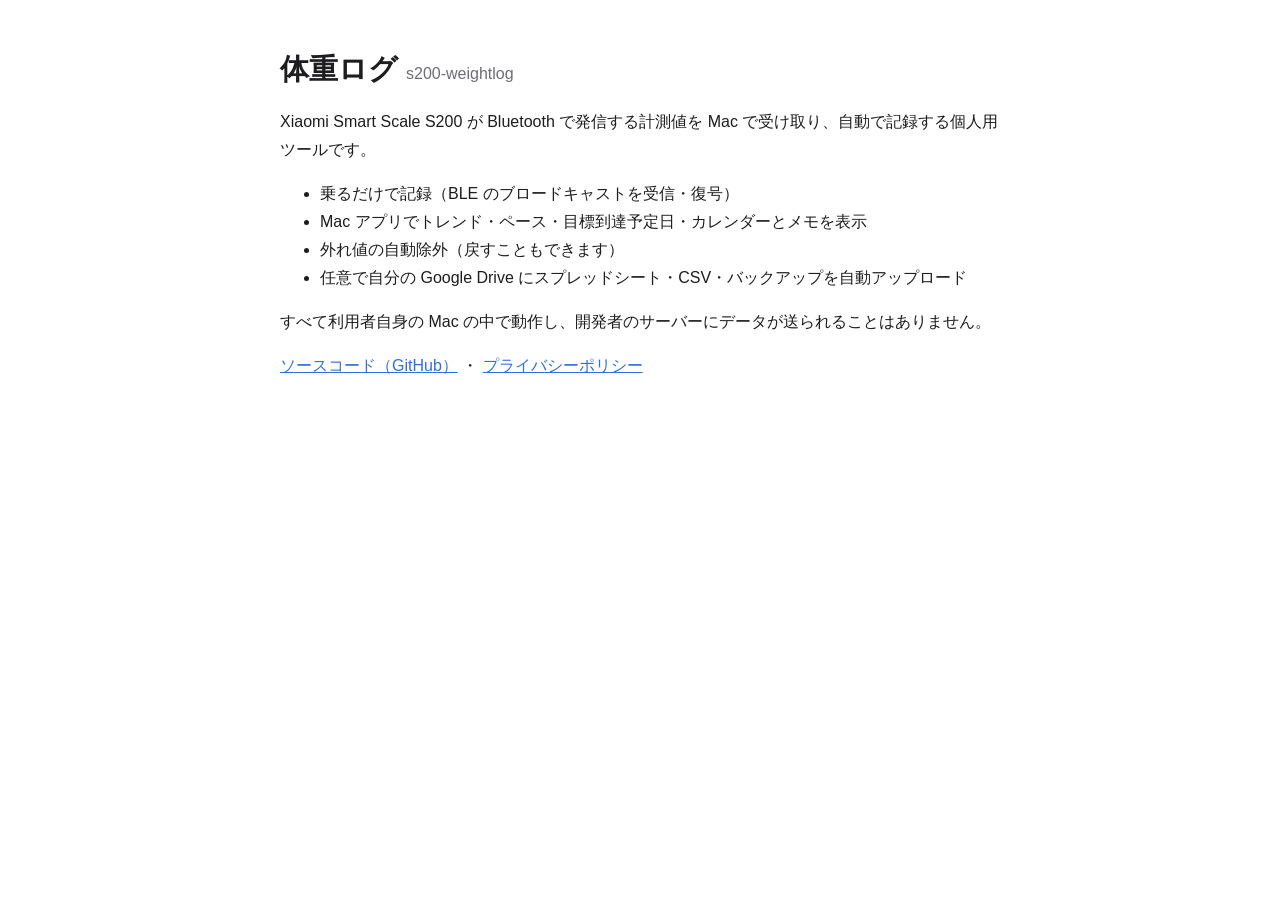
<file: docs/index.html>
<!doctype html>
<html lang="ja">
<head>
<meta charset="utf-8">
<meta name="viewport" content="width=device-width, initial-scale=1">
<title>体重ログ (s200-weightlog)</title>
<link rel="stylesheet" href="style.css">
</head>
<body>
<main>
<h1>体重ログ <small>s200-weightlog</small></h1>
<p>Xiaomi Smart Scale S200 が Bluetooth で発信する計測値を Mac で受け取り、自動で記録する個人用ツールです。</p>
<ul>
<li>乗るだけで記録（BLE のブロードキャストを受信・復号）</li>
<li>Mac アプリでトレンド・ペース・目標到達予定日・カレンダーとメモを表示</li>
<li>外れ値の自動除外（戻すこともできます）</li>
<li>任意で自分の Google Drive にスプレッドシート・CSV・バックアップを自動アップロード</li>
</ul>
<p>すべて利用者自身の Mac の中で動作し、開発者のサーバーにデータが送られることはありません。</p>
<p><a href="https://github.com/tkys/s200-weightlog">ソースコード（GitHub）</a> ・ <a href="privacy.html">プライバシーポリシー</a></p>
</main>
</body>
</html>
</file>
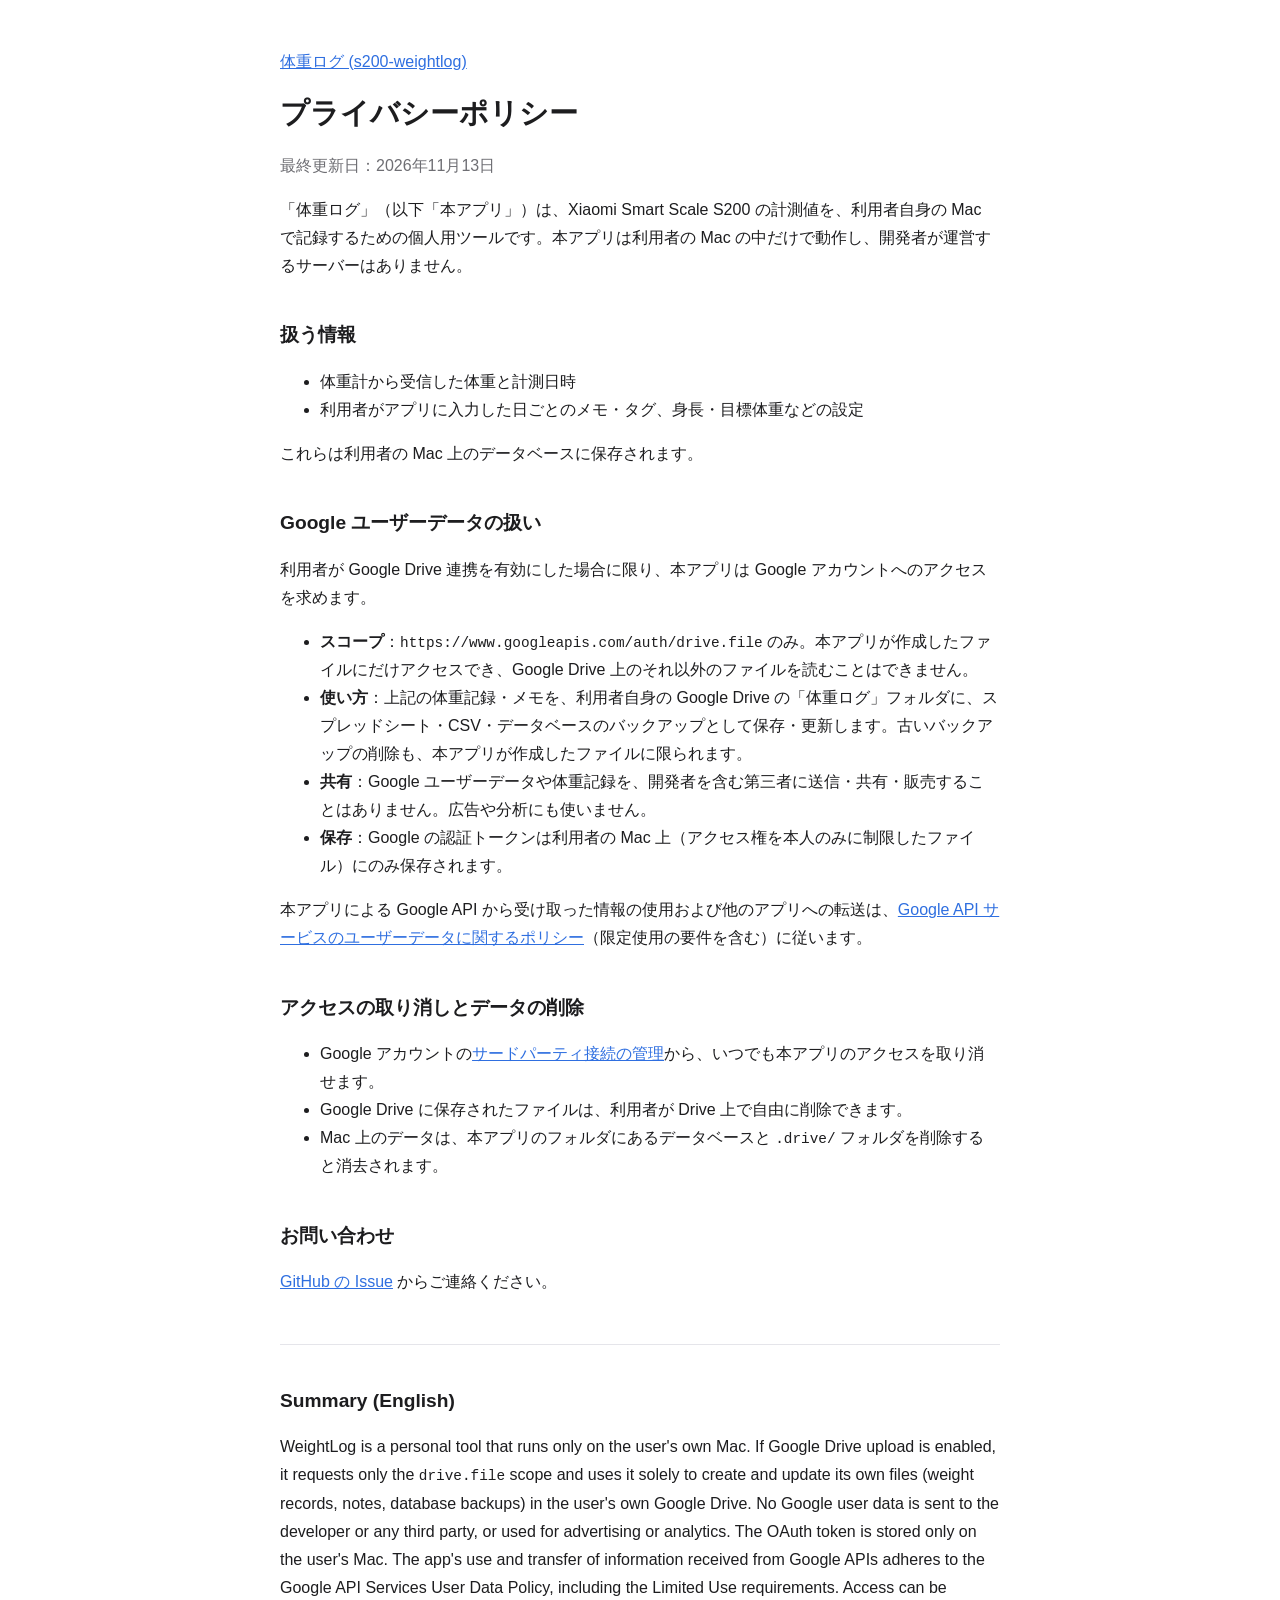
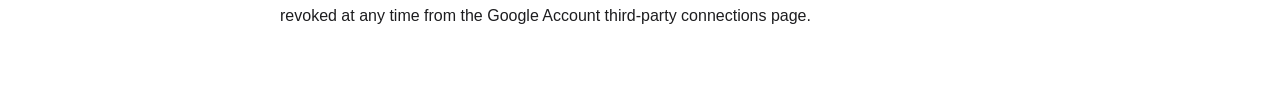
<file: docs/privacy.html>
<!doctype html>
<html lang="ja">
<head>
<meta charset="utf-8">
<meta name="viewport" content="width=device-width, initial-scale=1">
<title>プライバシーポリシー – 体重ログ (s200-weightlog)</title>
<link rel="stylesheet" href="style.css">
</head>
<body>
<main>
<p><a href="./">体重ログ (s200-weightlog)</a></p>
<h1>プライバシーポリシー</h1>
<p class="meta">最終更新日：2026年11月13日</p>

<p>「体重ログ」（以下「本アプリ」）は、Xiaomi Smart Scale S200 の計測値を、利用者自身の Mac で記録するための個人用ツールです。本アプリは利用者の Mac の中だけで動作し、開発者が運営するサーバーはありません。</p>

<h2>扱う情報</h2>
<ul>
<li>体重計から受信した体重と計測日時</li>
<li>利用者がアプリに入力した日ごとのメモ・タグ、身長・目標体重などの設定</li>
</ul>
<p>これらは利用者の Mac 上のデータベースに保存されます。</p>

<h2>Google ユーザーデータの扱い</h2>
<p>利用者が Google Drive 連携を有効にした場合に限り、本アプリは Google アカウントへのアクセスを求めます。</p>
<ul>
<li><strong>スコープ</strong>：<code>https://www.googleapis.com/auth/drive.file</code> のみ。本アプリが作成したファイルにだけアクセスでき、Google Drive 上のそれ以外のファイルを読むことはできません。</li>
<li><strong>使い方</strong>：上記の体重記録・メモを、利用者自身の Google Drive の「体重ログ」フォルダに、スプレッドシート・CSV・データベースのバックアップとして保存・更新します。古いバックアップの削除も、本アプリが作成したファイルに限られます。</li>
<li><strong>共有</strong>：Google ユーザーデータや体重記録を、開発者を含む第三者に送信・共有・販売することはありません。広告や分析にも使いません。</li>
<li><strong>保存</strong>：Google の認証トークンは利用者の Mac 上（アクセス権を本人のみに制限したファイル）にのみ保存されます。</li>
</ul>
<p>本アプリによる Google API から受け取った情報の使用および他のアプリへの転送は、<a href="https://developers.google.com/terms/api-services-user-data-policy">Google API サービスのユーザーデータに関するポリシー</a>（限定使用の要件を含む）に従います。</p>

<h2>アクセスの取り消しとデータの削除</h2>
<ul>
<li>Google アカウントの<a href="https://myaccount.google.com/connections">サードパーティ接続の管理</a>から、いつでも本アプリのアクセスを取り消せます。</li>
<li>Google Drive に保存されたファイルは、利用者が Drive 上で自由に削除できます。</li>
<li>Mac 上のデータは、本アプリのフォルダにあるデータベースと <code>.drive/</code> フォルダを削除すると消去されます。</li>
</ul>

<h2>お問い合わせ</h2>
<p><a href="https://github.com/tkys/s200-weightlog/issues">GitHub の Issue</a> からご連絡ください。</p>

<hr>
<h2 lang="en">Summary (English)</h2>
<p lang="en">WeightLog is a personal tool that runs only on the user's own Mac. If Google Drive upload is enabled, it requests only the <code>drive.file</code> scope and uses it solely to create and update its own files (weight records, notes, database backups) in the user's own Google Drive. No Google user data is sent to the developer or any third party, or used for advertising or analytics. The OAuth token is stored only on the user's Mac. The app's use and transfer of information received from Google APIs adheres to the Google API Services User Data Policy, including the Limited Use requirements. Access can be revoked at any time from the Google Account third-party connections page.</p>
</main>
</body>
</html>
</file>
<file: docs/style.css>
:root {
  --bg: #ffffff;
  --fg: #1d1d1f;
  --muted: #6e6e73;
  --link: #2f6fe0;
  --rule: #e5e5ea;
}
@media (prefers-color-scheme: dark) {
  :root {
    --bg: #1c1c1e;
    --fg: #f2f2f7;
    --muted: #a1a1a6;
    --link: #6ea8ff;
    --rule: #3a3a3c;
  }
}
body {
  margin: 0;
  background: var(--bg);
  color: var(--fg);
  font: 16px/1.75 -apple-system, BlinkMacSystemFont, "Hiragino Sans", "Noto Sans JP", sans-serif;
}
main {
  max-width: 720px;
  margin: 0 auto;
  padding: 32px 16px 64px;
}
h1 { font-size: 1.8rem; line-height: 1.3; }
h1 small { font-size: 1rem; color: var(--muted); font-weight: normal; }
h2 { font-size: 1.2rem; margin-top: 2em; }
a { color: var(--link); }
code { font-size: 0.9em; overflow-wrap: anywhere; }
.meta { color: var(--muted); }
hr { border: 0; border-top: 1px solid var(--rule); margin: 3em 0 1em; }
</file>
